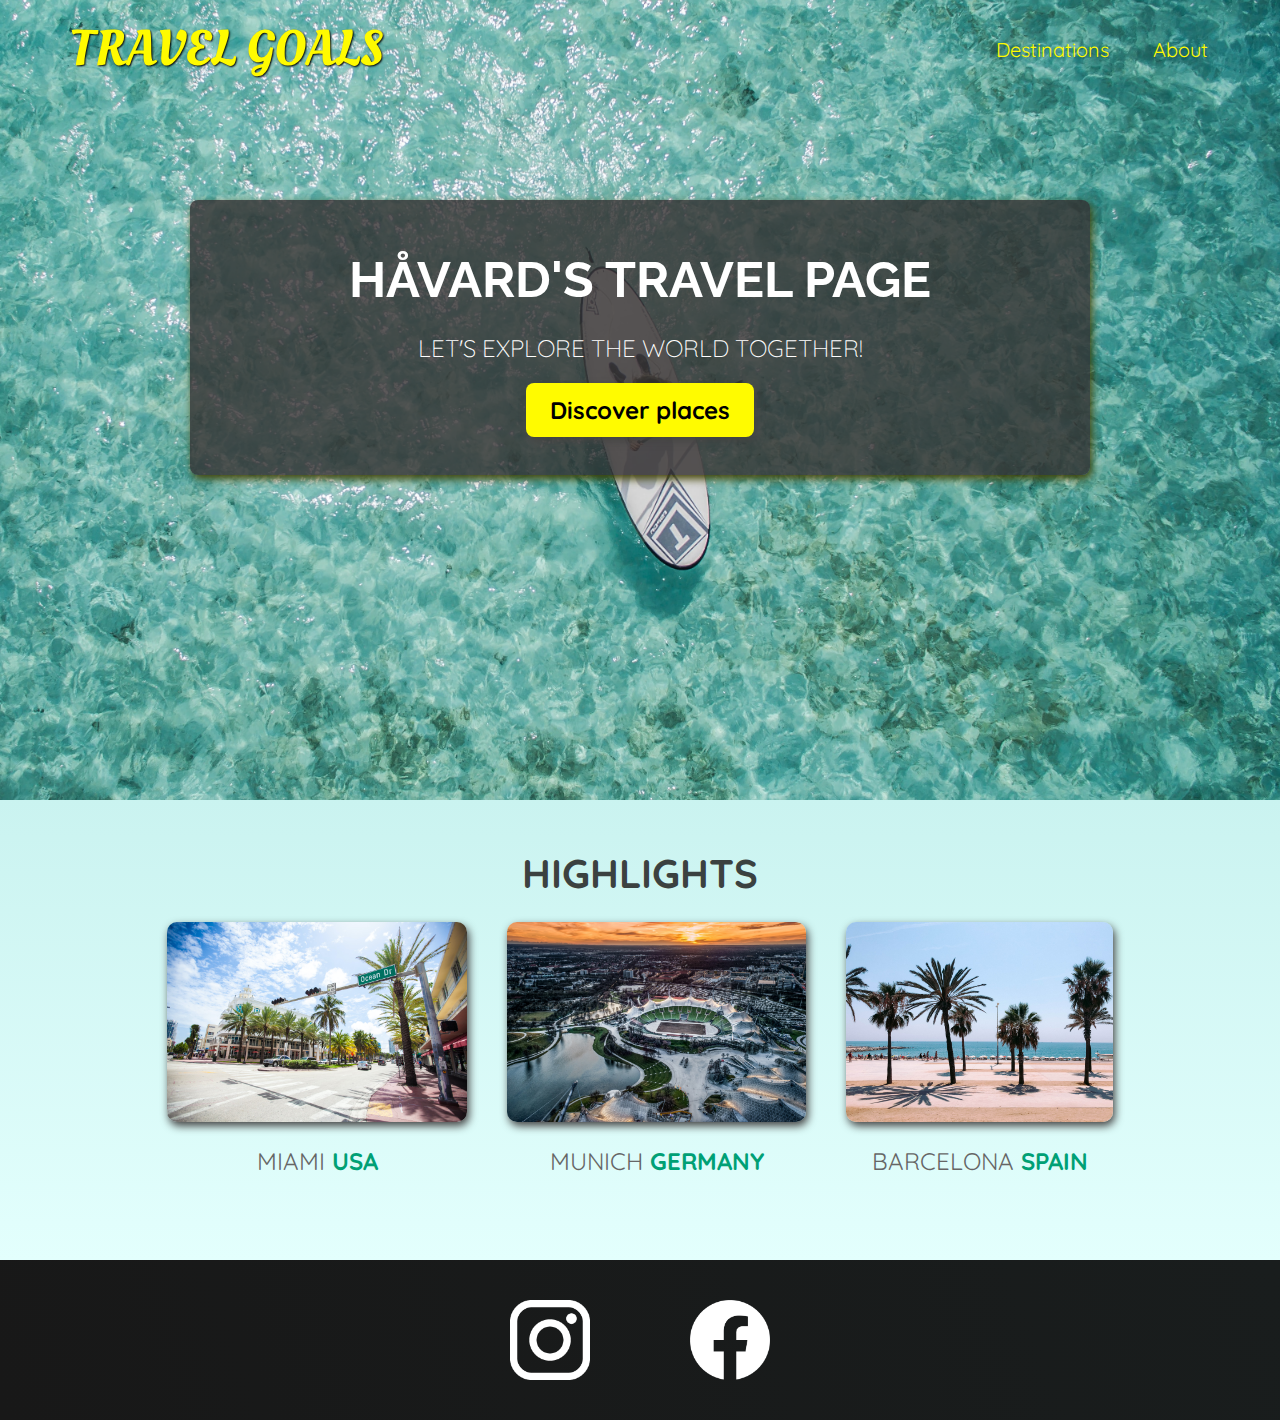
<file: index.html>
<!DOCTYPE html>
<html lang="en">
  <head>
    <meta charset="UTF-8" />
    <link
      href="https://fonts.googleapis.com/css2?family=Raleway:wght@700&family=Oleo+Script:wght@700&family=Quicksand:wght@300;500&display=swap"
      rel="stylesheet"
    />
    <link rel="stylesheet" href="/styles/shared.css" />
    <link rel="stylesheet" href="/styles/style.css" />
    <title>Travel Goals</title>
  </head>
  <body>
    <header>
      <div id="page-logo">
        <a href="index.html">Travel Goals</a>
      </div>
      <nav>
        <ul>
          <li>
            <a href="places.html">Destinations</a>
          </li>
          <li><a href="about.html">About</a></li>
        </ul>
      </nav>
    </header>
    <main>
      <section id="hero">
        <div id="hero-content">
          <h1>Håvard's Travel Page</h1>
          <p>Let's explore the world together!</p>
          <a href="places.html">Discover places</a>
        </div>
      </section>
      <section id="highlights">
        <h2>Highlights</h2>
        <ul id="destinations">
          <li class="destination">
            <img
              src="/images/places/miami.jpg"
              alt="Miami streets on sunny day"
            />
            <p>Miami <strong>USA</strong></p>
          </li>
          <li class="destination">
            <img
              src="/images/places/munich.jpg"
              alt="Munich football stadium in winter"
            />
            <p>Munich <strong>Germany</strong></p>
          </li>
          <li class="destination">
            <img
              src="/images/places/barcelona.jpg"
              alt="Palm beach in Barcelona"
            />
            <p>Barcelona <strong>Spain</strong></p>
          </li>
        </ul>
      </section>
    </main>
    <footer>
      <ul>
        <li>
          <a href="https://instagram.com/"
            ><img
              src="/images/icons/insta.png"
              alt="instagram logo"
          /></a>
        </li>
        <li>
          <a href="https://facebook.com/"
            ><img
              src="/images/icons/facebook.png"
              alt="facebook logo"
          /></a>
        </li>
      </ul>
    </footer>
  </body>
</html>
</file>
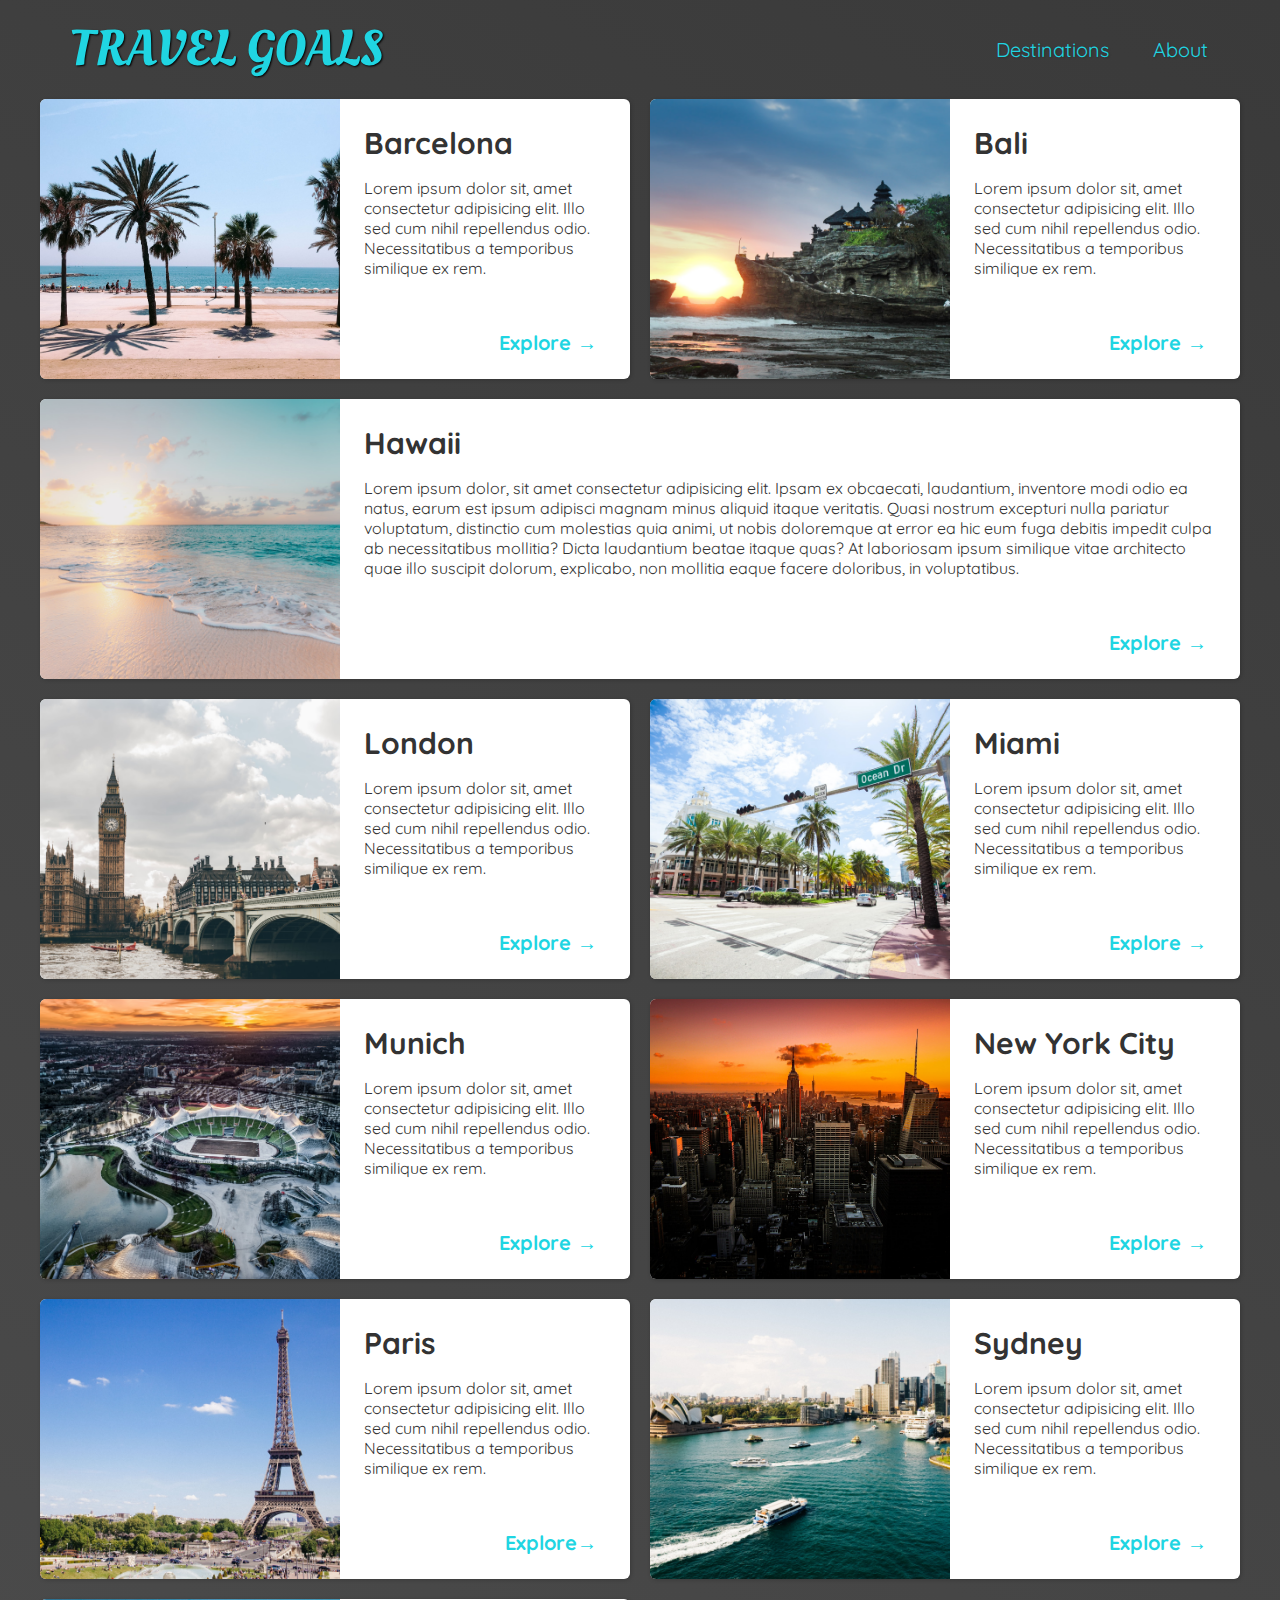
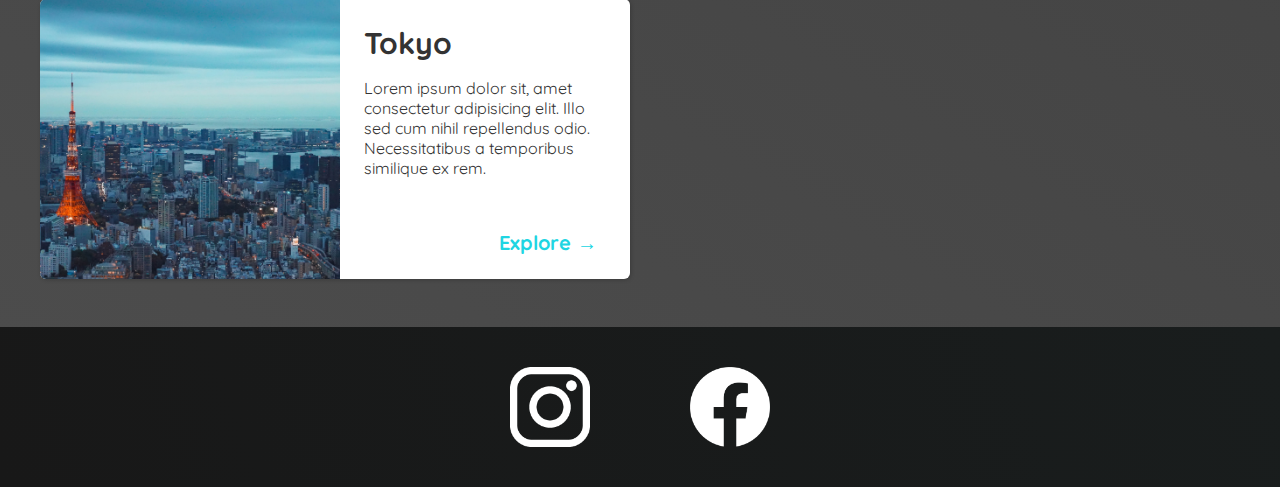
<file: places.html>
<!DOCTYPE html>
<html lang="en">
  <head>
    <meta charset="UTF-8" />
    <link
      href="https://fonts.googleapis.com/css2?family=Raleway:wght@700&family=Oleo+Script:wght@700&family=Quicksand:wght@300;500&display=swap"
      rel="stylesheet"
    />
    <link rel="stylesheet" href="/styles/shared.css" />
    <link rel="stylesheet" href="/styles/places.css" />
    <title>Travel Goals</title>
  </head>
  <body>
    <header>
      <div id="page-logo">
        <a href="index.html">Travel Goals</a>
      </div>
      <nav>
        <ul>
          <li>
            <a href="places.html">Destinations</a>
          </li>
          <li><a href="about.html">About</a></li>
        </ul>
      </nav>
    </header>
    <main>
      <ul>
        <li>
          <img
            src="/images/places/barcelona.jpg"
            alt="City of Barcelona"
          />
          <div class="item-content">
            <div>
              <h2>Barcelona</h2>
              <p>
                Lorem ipsum dolor sit, amet consectetur
                adipisicing elit. Illo sed cum nihil
                repellendus odio. Necessitatibus a
                temporibus similique ex rem.
              </p>
            </div>
            <div class="actions">
              <a
                href="https://no.wikipedia.org/wiki/Barcelona"
                >Explore &#x2192
              </a>
            </div>
          </div>
        </li>
        <li>
          <img
            src="/images/places/bali.jpg"
            alt="Coastal view of Bali"
          />
          <div class="item-content">
            <div>
              <h2>Bali</h2>
              <p>
                Lorem ipsum dolor sit, amet consectetur
                adipisicing elit. Illo sed cum nihil
                repellendus odio. Necessitatibus a
                temporibus similique ex rem.
              </p>
            </div>
            <div class="actions">
              <a href="https://no.wikipedia.org/wiki/Bali"
                >Explore &#x2192
              </a>
            </div>
          </div>
        </li>
        <li>
          <img
            src="/images/places/hawaii.jpg"
            alt="Hawaii"
          />
          <div class="item-content">
            <div>
              <h2>Hawaii</h2>
              <p>Lorem ipsum dolor, sit amet consectetur adipisicing elit. Ipsam ex obcaecati, laudantium, inventore modi odio ea natus, earum est ipsum adipisci magnam minus aliquid itaque veritatis. Quasi nostrum excepturi nulla pariatur voluptatum, distinctio cum molestias quia animi, ut nobis doloremque at error ea hic eum fuga debitis impedit culpa ab necessitatibus mollitia? Dicta laudantium beatae itaque quas? At laboriosam ipsum similique vitae architecto quae illo suscipit dolorum, explicabo, non mollitia eaque facere doloribus, in voluptatibus.</p>
            </div>
            <div class="actions">
              <a href="https://no.wikipedia.org/wiki/Hawaii"
                >Explore &#x2192
              </a>
            </div>
          </div>
        </li>
        <li>
          <img
            src="/images/places/london.jpg"
            alt="Big Ben in London"
          />
          <div class="item-content">
            <div>
              <h2>London</h2>
              <p>
                Lorem ipsum dolor sit, amet consectetur
                adipisicing elit. Illo sed cum nihil
                repellendus odio. Necessitatibus a
                temporibus similique ex rem.
              </p>
            </div>
            <div class="actions">
              <a href="https://no.wikipedia.org/wiki/London"
                >Explore &#x2192
              </a>
            </div>
          </div>
        </li>
        <li>
          <img
            src="/images/places/miami.jpg"
            alt="Streets of Miami"
          />
          <div class="item-content">
            <div>
              <h2>Miami</h2>
              <p>
                Lorem ipsum dolor sit, amet consectetur
                adipisicing elit. Illo sed cum nihil
                repellendus odio. Necessitatibus a
                temporibus similique ex rem.
              </p>
            </div>
            <div class="actions">
              <a href="https://no.wikipedia.org/wiki/Miami"
                >Explore &#x2192
              </a>
            </div>
          </div>
        </li>
        <li>
          <img
            src="/images/places/munich.jpg"
            alt="Football stadium in Munich"
          />
          <div class="item-content">
            <div>
              <h2>Munich</h2>
              <p>
                Lorem ipsum dolor sit, amet consectetur
                adipisicing elit. Illo sed cum nihil
                repellendus odio. Necessitatibus a
                temporibus similique ex rem.
              </p>
            </div>
            <div class="actions">
              <a
                href="https://no.wikipedia.org/wiki/M%C3%BCnchen"
                >Explore &#x2192
              </a>
            </div>
          </div>
        </li>
        <li>
          <img
            src="/images/places/new-york-city.jpg"
            alt="City skyline of New York City"
          />
          <div class="item-content">
            <div>
              <h2>New York City</h2>
              <p>
                Lorem ipsum dolor sit, amet consectetur
                adipisicing elit. Illo sed cum nihil
                repellendus odio. Necessitatibus a
                temporibus similique ex rem.
              </p>
            </div>
            <div class="actions">
              <a
                href="https://no.wikipedia.org/wiki/New_York"
                >Explore &#x2192
              </a>
            </div>
          </div>
        </li>
        <li>
          <img
            src="/images/places/paris.jpg"
            alt="The Eiffel Tower in Paris"
          />
          <div class="item-content">
            <div>
              <h2>Paris</h2>
              <p>
                Lorem ipsum dolor sit, amet consectetur
                adipisicing elit. Illo sed cum nihil
                repellendus odio. Necessitatibus a
                temporibus similique ex rem.
              </p>
            </div>
            <div class="actions">
              <a href="https://no.wikipedia.org/wiki/Paris"
                >Explore&#x2192</a
              >
            </div>
          </div>
        </li>
        <li>
          <img
            src="/images/places/sydney.jpg"
            alt="Coastal view of Sydney"
          />
          <div class="item-content">
            <div>
              <h2>Sydney</h2>
              <p>
                Lorem ipsum dolor sit, amet consectetur
                adipisicing elit. Illo sed cum nihil
                repellendus odio. Necessitatibus a
                temporibus similique ex rem.
              </p>
            </div>
            <div class="actions">
              <a href="https://no.wikipedia.org/wiki/Sydney"
                >Explore &#x2192
              </a>
            </div>
          </div>
        </li>
        <li>
          <img
            src="/images/places/tokyo.jpg"
            alt="City of Tokyo"
          />
          <div class="item-content">
            <div>
              <h2>Tokyo</h2>
              <p>
                Lorem ipsum dolor sit, amet consectetur
                adipisicing elit. Illo sed cum nihil
                repellendus odio. Necessitatibus a
                temporibus similique ex rem.
              </p>
            </div>
            <div class="actions">
              <a href="https://no.wikipedia.org/wiki/Tokyo"
                >Explore &#x2192
              </a>
            </div>
          </div>
        </li>
      </ul>
    </main>
    <footer>
      <ul>
        <li>
          <a href="https://instagram.com/"
            ><img
              src="/images/icons/insta.png"
              alt="instagram logo"
          /></a>
        </li>
        <li>
          <a href="https://facebook.com/"
            ><img
              src="/images/icons/facebook.png"
              alt="facebook logo"
          /></a>
        </li>
      </ul>
    </footer>
  </body>
</html>
</file>
<file: styles/shared.css>
body {
  font-family: "Quicksand", sans-serif;
  margin: 0;
}

header {
  display: flex;
  justify-content: space-between;
  align-items: center;
  padding: 15px 60px;
  position: absolute;
  width: 100%;
  box-sizing: border-box;
}

ul {
  list-style-type: none;
  color: #000;
  margin: 0;
  padding: 0;
}

#page-logo a {
  padding: 10px;
  font-family: "Oleo Script", sans-serif;
  color: #fffb00;
  font-size: 50px;
  text-decoration: none;
  text-transform: uppercase;
  text-shadow: 1px 1px 2px #000;
}

header ul {
  display: flex;
}

header li {
  margin-left: 20px;
}

header a {
  text-decoration: none;
  color: #fffb00;
  font-size: 20px;
  padding: 12px;
  text-shadow: 1px 1px 2px rgba(0, 0, 0, 0.2);
  border-radius: 6px;
}

header li a:hover {
  color: #4d4d4d;
  background-color: #fffb00;
}

footer {
  background: linear-gradient(70deg, #181818, #191d1d);
}

footer ul {
  display: flex;
  justify-content: center;
  padding: 40px;
}

footer li {
  width: 80px;
  height: 80px;
  margin: 0 50px;
}

footer img {
  width: 100%;
}
</file>
<file: styles/style.css>
#hero {
  height: 800px;
  background-image: url("/images/places/ocean.jpg");
  background-position: center;
  background-size: cover;
}

#hero-content {
  width: 900px;
  background-color: rgba(51, 47, 47, 0.8);
  box-shadow: 2px 4px 8px #444406;
  border-radius: 8px;
  text-align: center;
  padding: 50px 0;
  margin: 0 auto;
  position: relative;
  top: 200px;
}

#hero-content h1 {
  color: #fff;
  text-transform: uppercase;
  font-size: 50px;
  font-family: "Raleway", sans-serif;
  margin: 0;
}

#hero-content p {
  color: #fff;
  text-transform: uppercase;
  font-size: 24px;
  font-weight: 300;
  margin-bottom: 32px;
}

#hero-content a {
  text-decoration: none;
  background-color: #fffb00;
  padding: 12px 24px;
  color: #000;
  font-size: 24px;
  font-weight: 700;
  border-radius: 8px;
  box-shadow: 2px 4px 8px #444443;
}

#hero-content a:hover {
  background-color: #dad73e;
}

#highlights {
  padding: 24px;
  background: linear-gradient(0deg, #e3fffd, #caf3f0);
}
#highlights h2 {
  text-transform: uppercase;
  text-align: center;
  font-size: 40px;
  color: #3b4140;
  margin: 24px 0;
}

#destinations {
  display: flex;
  justify-content: center;
  width: 90%;
  margin: auto;
  margin-bottom: 40px;
}

.destination {
  margin: 0 20px;
  text-transform: uppercase;
}

.destination p {
  text-align: center;
  font-size: 24px;
  color: #666;
  margin: 20px 0;
}

.destination img {
  height: 200px;
  width: 100%;
  box-shadow: 2px 4px 8px #444343;
  border-radius: 10px;
  object-fit: cover;
}

.destination strong {
  color: #00a075;
}
</file>
<file: styles/places.css>
body {
  background: linear-gradient(30deg, #4d4d4d, #3a3a3a);
}

#page-logo a,
header a {
  color: #20d5e2;
}

header nav a:hover {
  background-color: #20d5e2;
  color: #3b3b3b;
}

header {
  position: static;
}

main ul {
  width: 1200px;
  margin: 0 auto 48px auto;
  display: grid;
  grid-template-columns: 1fr 1fr;
  gap: 20px 20px;
}

main li {
  display: flex;
  background-color: #fff;
  box-shadow: 1px 1px 4px rgba(0, 0, 0, 0.2);
  border-radius: 6px;
  overflow: hidden;
}

li:nth-of-type(3) {
  grid-column: 1 / span 2;
}

.item-content {
  display: flex;
  flex-direction: column;
  justify-content: space-between;
  padding: 0 24px 24px 24px;
  color: #333;
}

.item-content h2 {
  font-size: 30px;
  margin-bottom: 0;
}

.actions {
  text-align: right;
}

.actions a {
  color: #20d5e2;
  text-decoration: none;
  font-weight: 700;
  font-size: 20px;
  border-radius: 6px;
  padding: 5px 9px;
}

.item-content a:hover {
  background-color: rgba(47, 201, 98, 0.1);
}

main li img {
  width: 300px;
  height: 280px;
  object-fit: cover;
}
</file>
